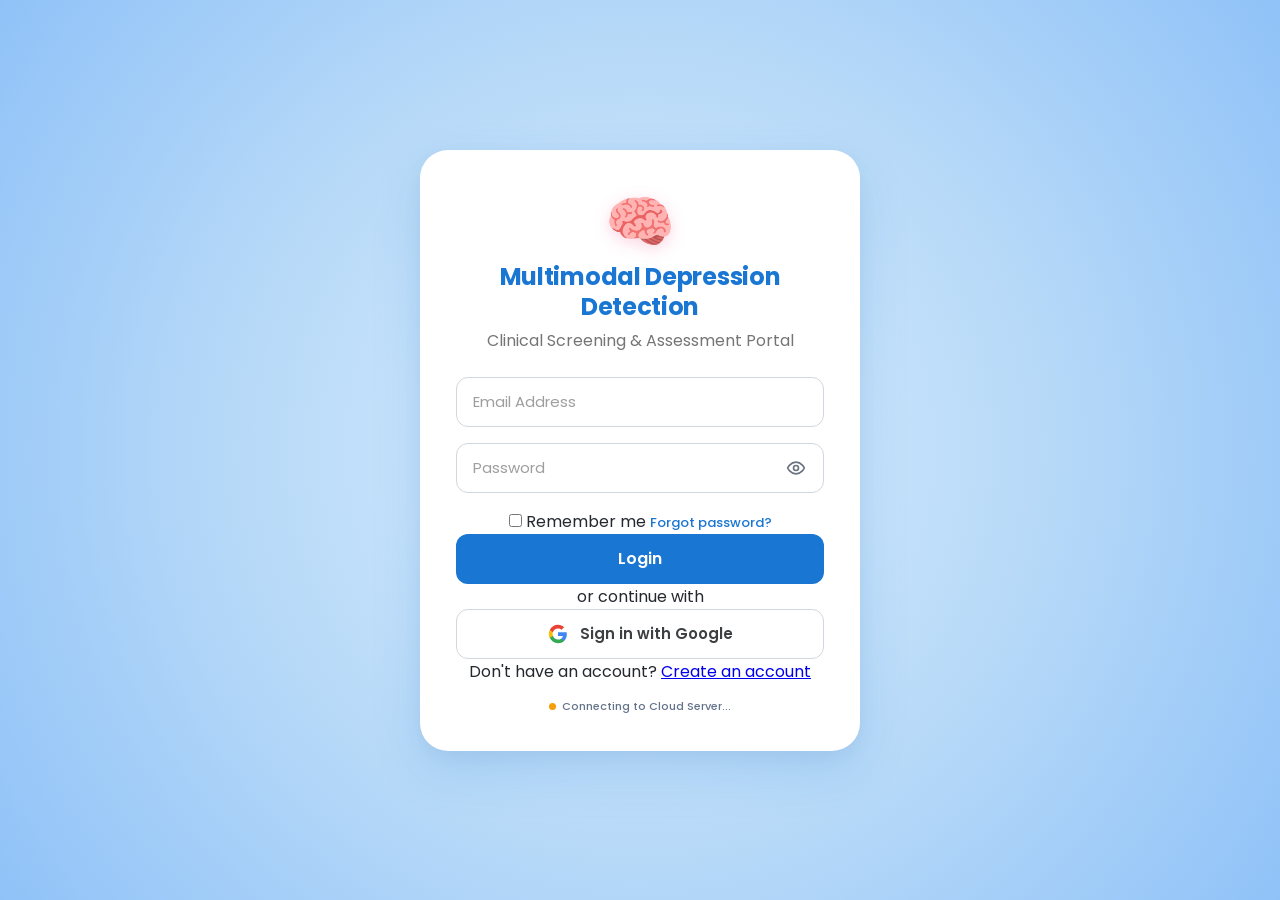
<file: frontend/login.html>
<!DOCTYPE html>
<html lang="en">
<head>
    <meta charset="UTF-8">
    <meta name="viewport" content="width=device-width, initial-scale=1.0">
    <title>Multimodal Depression Detection - Login</title>
    <link rel="stylesheet" href="login.css?v=login_v4">
    <link rel="preconnect" href="https://fonts.googleapis.com">
    <link rel="preconnect" href="https://fonts.gstatic.com" crossorigin>
    <link href="https://fonts.googleapis.com/css2?family=Poppins:wght@300;400;500;600;700&display=swap" rel="stylesheet">
    <script>
        // Redirect to dashboard if user is already logged in
        if (localStorage.getItem("access_token")) {
            window.location.replace("index.html");
        }
    </script>
</head>
<body>
    <div class="auth-container">
        <div class="auth-card">
            <!-- Brand Header -->
            <div class="brand-header">
                <div class="brain-icon">🧠</div>
                <h1 class="brand-title">Multimodal Depression<br>Detection</h1>
                <p class="brand-subtitle">Clinical Screening &amp; Assessment Portal</p>
            </div>

            <!-- Toast / Alert Notification Container -->
            <div id="toast" class="toast"></div>
            <div id="authAlert" class="auth-alert" style="display:none;"></div>

            <!-- Login Form -->
            <form id="loginForm" novalidate>
                <!-- Username / Email Field -->
                <div class="form-group">
                    <div class="input-wrapper">
                        <input
                            type="email"
                            id="loginIdentifier"
                            name="email"
                            class="input-field"
                            placeholder="Email Address"
                            autocomplete="email"
                            required>
                    </div>
                </div>

                <!-- Password Field with Show/Hide Toggle -->
                <div class="form-group">
                    <div class="input-wrapper has-toggle">
                        <input
                            type="password"
                            id="loginPassword"
                            name="password"
                            class="input-field"
                            placeholder="Password"
                            autocomplete="current-password"
                            required>
                        <button
                            type="button"
                            id="togglePasswordBtn"
                            class="password-toggle-btn"
                            aria-label="Show password"
                            title="Show password">
                            <svg class="eye-icon" xmlns="http://www.w3.org/2000/svg" width="20" height="20" viewBox="0 0 24 24" fill="none" stroke="currentColor" stroke-width="2" stroke-linecap="round" stroke-linejoin="round" aria-hidden="true">
                                <path d="M2 12s3-7 10-7 10 7 10 7-3 7-10 7-10-7-10-7Z"/>
                                <circle cx="12" cy="12" r="3"/>
                            </svg>
                        </button>
                    </div>
                </div>

                <!-- Form Utility Links -->
                <div class="form-utilities">
                    <label class="remember-label">
                        <input type="checkbox" id="rememberMe">
                        <span>Remember me</span>
                    </label>
                    <a href="javascript:void(0)" onclick="openResetModal()" class="forgot-link">Forgot password?</a>
                </div>

                <!-- Submit Button -->
                <button type="submit" id="submitLoginBtn" class="submit-btn primary-btn">
                    <span id="loginSpinner" class="spinner" style="display:none;"></span>
                    <span id="loginBtnText">Login</span>
                </button>
            </form>

            <!-- Social / Google Sign-in Divider -->
            <div class="divider">
                <span>or continue with</span>
            </div>

            <!-- Google OAuth Button -->
            <button type="button" id="googleLoginBtn" class="google-btn" onclick="handleGoogleLogin()">
                <svg class="google-icon" viewBox="0 0 24 24" width="20" height="20">
                    <path fill="#4285F4" d="M22.56 12.25c0-.78-.07-1.53-.2-2.25H12v4.26h5.92c-.26 1.37-1.04 2.53-2.21 3.31v2.77h3.57c2.08-1.92 3.28-4.74 3.28-8.09z"/>
                    <path fill="#34A853" d="M12 23c2.97 0 5.46-.98 7.28-2.66l-3.57-2.77c-.98.66-2.23 1.06-3.71 1.06-2.86 0-5.29-1.93-6.16-4.53H2.18v2.84C3.99 20.53 7.7 23 12 23z"/>
                    <path fill="#FBBC05" d="M5.84 14.09c-.22-.66-.35-1.36-.35-2.09s.13-1.43.35-2.09V7.06H2.18C1.43 8.55 1 10.22 1 12s.43 3.45 1.18 4.94l2.85-2.22.81-.63z"/>
                    <path fill="#EA4335" d="M12 5.38c1.62 0 3.06.56 4.21 1.64l3.15-3.15C17.45 2.09 14.97 1 12 1 7.7 1 3.99 3.47 2.18 7.06l3.66 2.84c.87-2.6 3.3-4.52 6.16-4.52z"/>
                </svg>
                <span>Sign in with Google</span>
            </button>

            <!-- Card Footer Switch to Register -->
            <div class="auth-footer">
                <span>Don't have an account? </span>
                <a href="register.html" class="auth-link">Create an account</a>
            </div>

            <!-- Server Connectivity Indicator -->
            <div id="backendStatusChip" class="backend-status-chip" style="display:flex; align-items:center; justify-content:center; gap:6px; margin-top:14px; font-size:11px; color:#64748b; font-weight:500;">
                <span id="backendStatusDot" style="display:inline-block; width:7px; height:7px; border-radius:50%; background:#10b981;"></span>
                <span id="backendStatusText">Connecting to backend...</span>
            </div>
        </div>
    </div>

    <!-- Password Reset Modal -->
    <div id="resetModal" class="modal-overlay" style="display:none;">
        <div class="modal-card">
            <div class="modal-header">
                <h3>Reset Password</h3>
                <button type="button" class="close-btn" onclick="closeResetModal()">&times;</button>
            </div>
            <div id="resetAlert" class="auth-alert" style="display:none;"></div>
            <form id="resetRequestForm" onsubmit="return false;">
                <p class="modal-desc">Enter your registered email address and we'll send you instructions to reset your password.</p>
                <div class="form-group">
                    <input type="email" id="resetEmail" class="input-field" placeholder="Enter your email" required>
                </div>
                <div class="modal-actions">
                    <button type="button" class="btn-cancel" onclick="closeResetModal()">Cancel</button>
                    <button type="button" id="submitResetBtn" class="submit-btn primary-btn" onclick="handlePasswordResetRequest()">Send Reset Link</button>
                </div>
            </form>
        </div>
    </div>

    <script src="login.js?v=login_v5"></script>
    <script>
        // Synchronize alias selectors for seamless testing & automation
        document.addEventListener("DOMContentLoaded", () => {
            const ident = document.getElementById("loginIdentifier");
            const pass = document.getElementById("loginPassword");
            // Wire input aliases
            if (ident && !document.getElementById("username")) {
                ident.setAttribute("data-alias", "username");
            }
            if (pass && !document.getElementById("password")) {
                pass.setAttribute("data-alias", "password");
            }
        });
    </script>
</body>
</html>
</file>
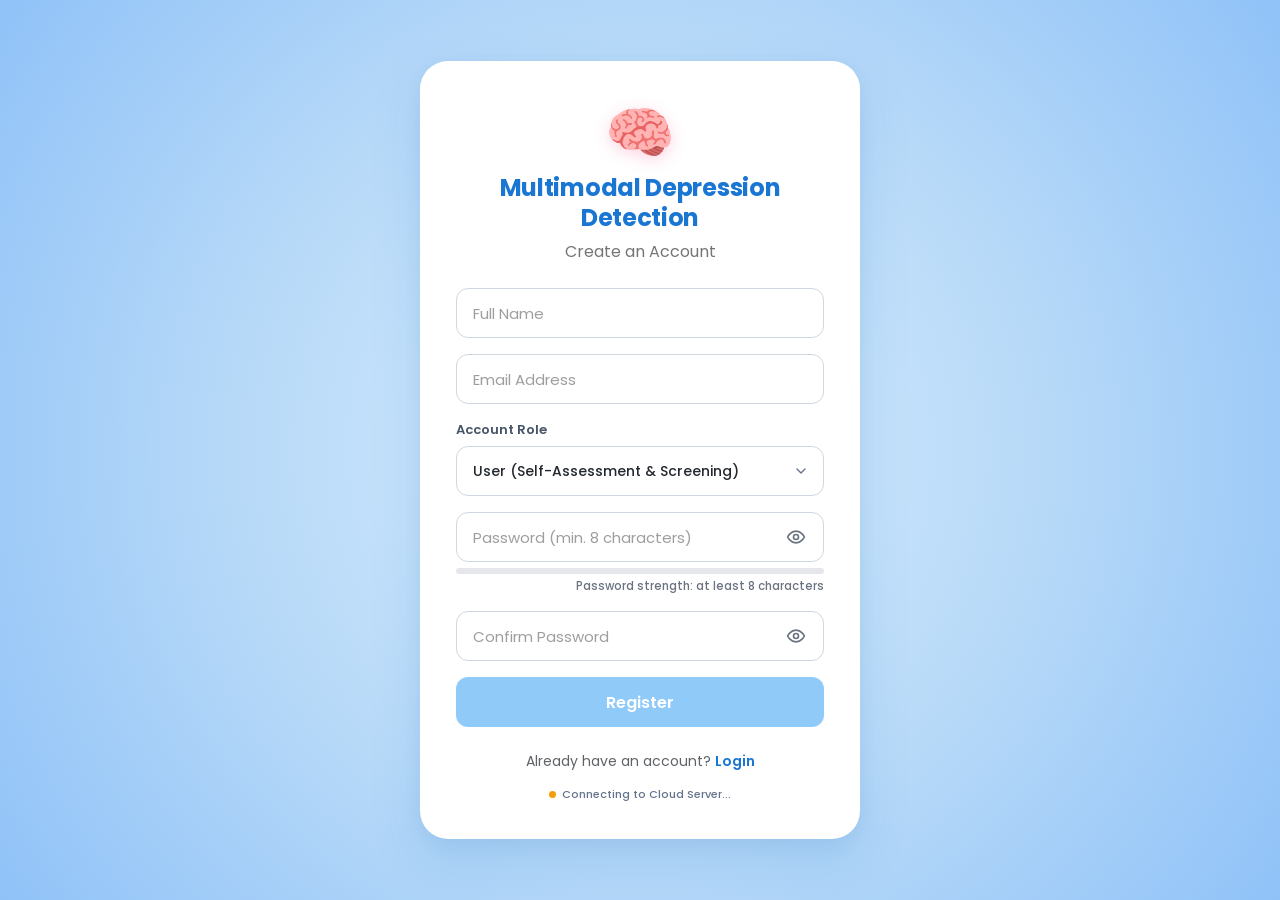
<file: frontend/register.html>
<!DOCTYPE html>
<html lang="en">
<head>
    <meta charset="UTF-8">
    <meta name="viewport" content="width=device-width, initial-scale=1.0">
    <title>Multimodal Depression Detection - Register</title>
    <link rel="stylesheet" href="login.css?v=reg_v2">
    <link rel="preconnect" href="https://fonts.googleapis.com">
    <link rel="preconnect" href="https://fonts.gstatic.com" crossorigin>
    <link href="https://fonts.googleapis.com/css2?family=Poppins:wght@300;400;500;600;700&display=swap" rel="stylesheet">
    <script>
        // Redirect to dashboard if user is already logged in
        if (localStorage.getItem("access_token")) {
            window.location.replace("index.html");
        }
    </script>
</head>
<body>
    <div class="auth-container">
        <div class="auth-card">
            <!-- Brand Header matching exact design -->
            <div class="brand-header">
                <div class="brain-icon">🧠</div>
                <h1 class="brand-title">Multimodal Depression<br>Detection</h1>
                <p class="brand-subtitle">Create an Account</p>
            </div>

            <!-- Error / Success Alert Notification -->
            <div id="authAlert" class="auth-alert" style="display:none;"></div>

            <!-- Registration Form -->
            <form id="registerForm" onsubmit="return false;" novalidate>
                <!-- 1. Full Name Field -->
                <div class="form-group">
                    <div class="input-wrapper">
                        <input
                            type="text"
                            id="regFullName"
                            name="name"
                            class="input-field"
                            placeholder="Full Name"
                            autocomplete="name"
                            required>
                    </div>
                    <div id="valFullName" class="field-validation-msg" style="display:none;"></div>
                </div>

                <!-- 2. Email Field (Email IS the username) -->
                <div class="form-group">
                    <div class="input-wrapper">
                        <input
                            type="email"
                            id="regEmail"
                            name="email"
                            class="input-field"
                            placeholder="Email Address"
                            autocomplete="email"
                            required>
                    </div>
                    <div id="valEmail" class="field-validation-msg" style="display:none;"></div>
                </div>

                <!-- 3. Account Role Selection Field -->
                <div class="form-group">
                    <label for="regRole" class="form-label" style="display:block; text-align:left; font-size:13px; font-weight:600; color:#475569; margin-bottom:6px;">
                        Account Role
                    </label>
                    <div class="input-wrapper">
                        <select id="regRole" name="role" class="input-field select-role-field" required>
                            <option value="User" selected>User (Self-Assessment &amp; Screening)</option>
                            <option value="Clinician">Clinician (Professional Review)</option>
                            <option value="Admin">Administrator (System Management)</option>
                        </select>
                    </div>
                </div>

                <!-- 3b. Role Access Code Field (Dynamic: for Clinician or Admin) -->
                <div id="roleCodeGroup" class="form-group" style="display:none;">
                    <label id="roleCodeLabel" for="regAccessCode" class="form-label" style="display:block; text-align:left; font-size:13px; font-weight:600; color:#475569; margin-bottom:6px;">
                        Access Code
                    </label>
                    <div class="input-wrapper">
                        <input
                            type="password"
                            id="regAccessCode"
                            name="access_code"
                            class="input-field"
                            placeholder="Enter access code"
                            autocomplete="off">
                    </div>
                    <div id="valAccessCode" class="field-validation-msg" style="display:none;"></div>
                    <!-- Clinician Admin Approval Notice Note -->
                    <div id="clinicianNotice" class="role-notice-box" style="display:none; margin-top:8px; font-size:12.5px; color:#92400e; background:#fef3c7; border:1px solid #fde68a; border-radius:10px; padding:10px 14px; text-align:left; line-height:1.45;">
                        <span>ℹ️</span> <span>Clinician access needs admin approval.</span>
                    </div>
                    <!-- Admin Notice Note -->
                    <div id="adminNotice" class="role-notice-box" style="display:none; margin-top:8px; font-size:12.5px; color:#1e3a8a; background:#eff6ff; border:1px solid #bfdbfe; border-radius:10px; padding:10px 14px; text-align:left; line-height:1.45;">
                        <span>🔒</span> <span>A valid admin registration code from the server environment is strictly required.</span>
                    </div>
                </div>

                <!-- 4. Password Field with Show/Hide Toggle & Strength Meter -->
                <div class="form-group">
                    <div class="input-wrapper has-toggle">
                        <input
                            type="password"
                            id="regPassword"
                            name="new-password"
                            class="input-field"
                            placeholder="Password (min. 8 characters)"
                            autocomplete="new-password"
                            required>
                        <button
                            type="button"
                            id="toggleRegPasswordBtn"
                            class="password-toggle-btn"
                            onclick="togglePasswordVisibility('regPassword', this)"
                            title="Show password"
                            aria-label="Show password">
                            <svg class="eye-icon" xmlns="http://www.w3.org/2000/svg" width="20" height="20" viewBox="0 0 24 24" fill="none" stroke="currentColor" stroke-width="2" stroke-linecap="round" stroke-linejoin="round" aria-hidden="true">
                                <path d="M2 12s3-7 10-7 10 7 10 7-3 7-10 7-10-7-10-7Z"/>
                                <circle cx="12" cy="12" r="3"/>
                            </svg>
                        </button>
                    </div>
                    <!-- Live Dynamic Strength Meter -->
                    <div class="strength-meter-box">
                        <div class="strength-bar-track">
                            <div id="strengthBarFill" class="strength-bar-fill"></div>
                        </div>
                        <span id="strengthLabel" class="strength-label-text">Password strength: at least 8 characters</span>
                    </div>
                    <div id="valPassword" class="field-validation-msg" style="display:none;"></div>
                </div>

                <!-- 5. Confirm Password Field with Show/Hide Toggle -->
                <div class="form-group">
                    <div class="input-wrapper has-toggle">
                        <input
                            type="password"
                            id="regConfirmPassword"
                            name="new-password"
                            class="input-field"
                            placeholder="Confirm Password"
                            autocomplete="new-password"
                            required>
                        <button
                            type="button"
                            id="toggleRegConfirmBtn"
                            class="password-toggle-btn"
                            onclick="togglePasswordVisibility('regConfirmPassword', this)"
                            title="Show password"
                            aria-label="Show password">
                            <svg class="eye-icon" xmlns="http://www.w3.org/2000/svg" width="20" height="20" viewBox="0 0 24 24" fill="none" stroke="currentColor" stroke-width="2" stroke-linecap="round" stroke-linejoin="round" aria-hidden="true">
                                <path d="M2 12s3-7 10-7 10 7 10 7-3 7-10 7-10-7-10-7Z"/>
                                <circle cx="12" cy="12" r="3"/>
                            </svg>
                        </button>
                    </div>
                    <div id="valConfirmPassword" class="field-validation-msg" style="display:none;"></div>
                </div>

                <!-- Register Button (Disabled until form is valid) with Loading State -->
                <button type="submit" id="submitRegisterBtn" class="primary-btn" disabled style="margin-top:8px;">
                    <span id="regSpinner" class="spinner" style="display:none;"></span>
                    <span id="regBtnText">Register</span>
                </button>

                <!-- Bottom Link Back to Login -->
                <p class="bottom-prompt">
                    Already have an account? <a href="login.html" id="loginLink">Login</a>
                </p>

                <!-- Server Connectivity Indicator -->
                <div id="backendStatusChip" class="backend-status-chip" style="display:flex; align-items:center; justify-content:center; gap:6px; margin-top:14px; font-size:11px; color:#64748b; font-weight:500;">
                    <span id="backendStatusDot" style="display:inline-block; width:7px; height:7px; border-radius:50%; background:#10b981;"></span>
                    <span id="backendStatusText">Connecting to backend...</span>
                </div>
            </form>
        </div>
    </div>

    <script src="login.js?v=reg_v4"></script>
</body>
</html>
</file>
<file: frontend/login.css>
/* =====================================================================
   MindScan Authentication Styles
   Clean, Friendly Clinical Design:
   - Soft Blue Gradient Background
   - Crisp White Rounded Card
   - Vibrant Blue Actions (#1976d2)
   ===================================================================== */

@import url('https://fonts.googleapis.com/css2?family=Poppins:wght@300;400;500;600;700&display=swap');

:root {
    --primary-blue: #1976d2;
    --primary-hover: #1565c0;
    --primary-light: #e3f2fd;
    --primary-focus: rgba(25, 118, 210, 0.18);
    --text-primary: #24292f;
    --text-secondary: #757575;
    --border-color: #d0d7de;
    --border-hover: #8da2b5;
    --card-bg: #ffffff;
    --error-bg: #fde8e8;
    --error-text: #c81e1e;
    --error-border: #f8b4b4;
    --success-bg: #def7ec;
    --success-text: #03543f;
    --success-border: #bcf0da;
}

* {
    margin: 0;
    padding: 0;
    box-sizing: border-box;
    font-family: 'Poppins', -apple-system, BlinkMacSystemFont, 'Segoe UI', Roboto, sans-serif;
}

body {
    min-height: 100vh;
    display: flex;
    justify-content: center;
    align-items: center;
    background: radial-gradient(circle at 50% 50%, #d8ecfe 0%, #b8daf8 50%, #90c2f8 100%);
    padding: 24px 16px;
    color: var(--text-primary);
}

.auth-container {
    width: 100%;
    max-width: 440px;
}

.auth-card {
    background: var(--card-bg);
    border-radius: 28px;
    box-shadow: 0 20px 50px rgba(25, 118, 210, 0.16), 0 6px 20px rgba(0, 0, 0, 0.04);
    padding: 44px 36px 36px;
    text-align: center;
    width: 100%;
    box-sizing: border-box;
    animation: fadeInCard 0.4s ease-out;
}

@keyframes fadeInCard {
    from {
        opacity: 0;
        transform: translateY(16px);
    }
    to {
        opacity: 1;
        transform: translateY(0);
    }
}

/* Header & Brand */
.brand-header {
    margin-bottom: 24px;
}

.brain-icon {
    font-size: 56px;
    line-height: 1;
    margin-bottom: 12px;
    display: inline-block;
    filter: drop-shadow(0 4px 8px rgba(233, 30, 99, 0.18));
}

.brand-title {
    color: var(--primary-blue);
    font-size: 24px;
    font-weight: 700;
    line-height: 1.25;
    margin-bottom: 6px;
    letter-spacing: -0.3px;
}

.brand-subtitle {
    color: var(--text-secondary);
    font-size: 16px;
    font-weight: 400;
    margin: 0;
}

/* Alert Notification Banner */
.auth-alert {
    border-radius: 12px;
    padding: 12px 14px;
    font-size: 13.5px;
    font-weight: 500;
    margin-bottom: 18px;
    text-align: left;
    display: flex;
    align-items: center;
    gap: 8px;
    line-height: 1.4;
    animation: slideDown 0.25s ease-out;
}

@keyframes slideDown {
    from { opacity: 0; transform: translateY(-6px); }
    to { opacity: 1; transform: translateY(0); }
}

.auth-alert.error {
    background: var(--error-bg);
    color: var(--error-text);
    border: 1px solid var(--error-border);
}

.auth-alert.success {
    background: var(--success-bg);
    color: var(--success-text);
    border: 1px solid var(--success-border);
}

/* Form Groups */
.form-group {
    margin-bottom: 16px;
    text-align: left;
    width: 100%;
}

.form-label {
    display: block;
    font-size: 13px;
    font-weight: 600;
    color: #4b5563;
    margin-bottom: 6px;
}

.input-wrapper {
    position: relative;
    width: 100%;
}

.input-field {
    width: 100%;
    height: 50px;
    border: 1.5px solid var(--border-color);
    border-radius: 12px;
    padding: 0 16px;
    font-size: 15px;
    color: var(--text-primary);
    background: #ffffff;
    box-sizing: border-box;
    transition: border-color 0.2s, box-shadow 0.2s;
}

.input-field::placeholder {
    color: #9e9e9e;
    font-size: 15px;
    font-weight: 400;
}

.input-field:focus {
    border-color: var(--primary-blue);
    outline: none;
    box-shadow: 0 0 0 3px var(--primary-focus);
}

.input-wrapper.has-toggle .input-field {
    padding-right: 48px;
}

/* Disable native Edge / IE / WebKit password reveal & clear decorations */
input::-ms-reveal,
input::-ms-clear {
    display: none !important;
    width: 0 !important;
    height: 0 !important;
    pointer-events: none !important;
}

input::-webkit-credentials-auto-fill-button,
input::-webkit-contacts-auto-fill-button {
    visibility: hidden !important;
    pointer-events: none !important;
    position: absolute !important;
    right: 0 !important;
}

/* Show / Hide Password Toggle Button */
.password-toggle-btn {
    position: absolute;
    right: 12px;
    top: 50%;
    transform: translateY(-50%);
    z-index: 10;
    background: transparent;
    border: none;
    color: #6b7280;
    cursor: pointer;
    padding: 6px;
    display: inline-flex;
    align-items: center;
    justify-content: center;
    border-radius: 6px;
    transition: color 0.2s, background-color 0.2s;
    user-select: none;
    -webkit-user-select: none;
}

.password-toggle-btn svg {
    width: 20px;
    height: 20px;
    stroke: currentColor;
    stroke-width: 2;
    fill: none;
    display: block;
    pointer-events: none;
}

.password-toggle-btn:hover {
    color: #111827;
    background-color: #f3f4f6;
}

.password-toggle-btn:focus-visible {
    outline: 2px solid #2563eb;
    outline-offset: 2px;
}

/* Forgot Password Row */
.forgot-row {
    display: flex;
    justify-content: flex-end;
    margin-top: -4px;
    margin-bottom: 18px;
}

.forgot-link {
    color: var(--primary-blue);
    font-size: 13px;
    font-weight: 500;
    text-decoration: none;
    transition: text-decoration 0.2s, color 0.2s;
}

.forgot-link:hover {
    color: var(--primary-hover);
    text-decoration: underline;
}

/* Primary Action Button (Blue Login / Register) */
.primary-btn {
    width: 100%;
    height: 50px;
    background: var(--primary-blue);
    color: #ffffff;
    border: none;
    border-radius: 12px;
    font-size: 16px;
    font-weight: 600;
    cursor: pointer;
    display: flex;
    align-items: center;
    justify-content: center;
    gap: 8px;
    transition: background-color 0.2s, transform 0.1s, box-shadow 0.2s;
    box-sizing: border-box;
}

.primary-btn:hover {
    background: var(--primary-hover);
    box-shadow: 0 6px 16px rgba(25, 118, 210, 0.28);
}

.primary-btn:active {
    transform: scale(0.99);
}

.primary-btn:disabled {
    background: #90caf9;
    cursor: not-allowed;
    box-shadow: none;
}

/* Loading Spinner */
.spinner {
    width: 18px;
    height: 18px;
    border: 2.5px solid rgba(255, 255, 255, 0.35);
    border-top-color: #ffffff;
    border-radius: 50%;
    animation: spin 0.7s linear infinite;
}

@keyframes spin {
    to { transform: rotate(360deg); }
}

/* Or Divider */
.or-divider {
    display: flex;
    align-items: center;
    width: 100%;
    margin: 18px 0;
    color: #757575;
    font-size: 13px;
    font-weight: 400;
}

.or-divider::before,
.or-divider::after {
    content: "";
    flex: 1;
    height: 1px;
    background: #e0e0e0;
}

.or-divider span {
    padding: 0 14px;
}

/* Google Sign-in Button */
.google-btn {
    width: 100%;
    height: 50px;
    background: #ffffff;
    border: 1.5px solid var(--border-color);
    border-radius: 12px;
    color: #3c4043;
    font-size: 15px;
    font-weight: 600;
    display: flex;
    align-items: center;
    justify-content: center;
    gap: 12px;
    cursor: pointer;
    transition: background 0.2s, border-color 0.2s, box-shadow 0.2s;
    box-sizing: border-box;
}

.google-btn:hover {
    background: #f8fafd;
    border-color: #b0c4de;
    box-shadow: 0 3px 10px rgba(0, 0, 0, 0.05);
}

.google-icon {
    width: 20px;
    height: 20px;
    flex-shrink: 0;
}

/* Bottom Navigation Prompt */
.bottom-prompt {
    margin-top: 24px;
    margin-bottom: 0;
    color: #5f6368;
    font-size: 14px;
}

.bottom-prompt a {
    color: var(--primary-blue);
    font-weight: 600;
    text-decoration: none;
    transition: text-decoration 0.2s, color 0.2s;
}

.bottom-prompt a:hover {
    color: var(--primary-hover);
    text-decoration: underline;
}

/* Password Strength Meter */
.strength-meter-box {
    margin-top: 6px;
    margin-bottom: 8px;
}

.strength-bar-track {
    width: 100%;
    height: 6px;
    background: #e5e7eb;
    border-radius: 4px;
    overflow: hidden;
}

.strength-bar-fill {
    height: 100%;
    width: 0%;
    border-radius: 4px;
    transition: width 0.3s ease, background-color 0.3s ease;
}

.strength-label-text {
    font-size: 11.5px;
    font-weight: 500;
    color: #6b7280;
    margin-top: 4px;
    display: block;
    text-align: right;
}

/* Strength Colors */
.strength-weak { width: 25%; background: #ef4444; }
.strength-fair { width: 50%; background: #f59e0b; }
.strength-good { width: 75%; background: #3b82f6; }
.strength-strong { width: 100%; background: #10b981; }

/* Modal Backdrop & Popup (Forgot Password) */
.modal-backdrop {
    position: fixed;
    top: 0;
    left: 0;
    right: 0;
    bottom: 0;
    background: rgba(15, 23, 42, 0.55);
    backdrop-filter: blur(4px);
    display: flex;
    justify-content: center;
    align-items: center;
    z-index: 1000;
    padding: 20px;
    animation: fadeInModal 0.2s ease-out;
}

@keyframes fadeInModal {
    from { opacity: 0; }
    to { opacity: 1; }
}

.modal-card {
    background: #ffffff;
    border-radius: 24px;
    box-shadow: 0 25px 60px rgba(0, 0, 0, 0.2);
    width: 100%;
    max-width: 420px;
    padding: 34px 28px;
    text-align: center;
    position: relative;
}

.modal-title {
    color: var(--primary-blue);
    font-size: 20px;
    font-weight: 700;
    margin-bottom: 8px;
}

.modal-desc {
    color: var(--text-secondary);
    font-size: 13.5px;
    margin-bottom: 20px;
    line-height: 1.5;
}

.modal-close-btn {
    position: absolute;
    top: 18px;
    right: 20px;
    background: none;
    border: none;
    font-size: 22px;
    color: #9e9e9e;
    cursor: pointer;
    line-height: 1;
}

.modal-close-btn:hover {
    color: #212121;
}

/* Custom Select Field Styling */
select.input-field,
select.select-role-field {
    width: 100% !important;
    height: 50px !important;
    border: 1.5px solid var(--border-color) !important;
    border-radius: 12px !important;
    padding: 0 42px 0 16px !important;
    font-size: 14px !important;
    font-weight: 500 !important;
    color: var(--text-primary) !important;
    background-color: #ffffff !important;
    background-image: url("data:image/svg+xml;charset=UTF-8,%3csvg xmlns='http://www.w3.org/2000/svg' viewBox='0 0 24 24' fill='none' stroke='%2364748b' stroke-width='2' stroke-linecap='round' stroke-linejoin='round'%3e%3cpolyline points='6 9 12 15 18 9'%3e%3c/polyline%3e%3c/svg%3e") !important;
    background-repeat: no-repeat !important;
    background-position: right 14px center !important;
    background-size: 16px !important;
    cursor: pointer !important;
    appearance: none !important;
    -webkit-appearance: none !important;
    -moz-appearance: none !important;
    box-sizing: border-box !important;
    transition: border-color 0.2s, box-shadow 0.2s !important;
}

select.input-field:focus,
select.select-role-field:focus {
    border-color: var(--primary-blue) !important;
    outline: none !important;
    box-shadow: 0 0 0 3px var(--primary-focus) !important;
}

/* Plain-Language Field Validation Messages */
.field-validation-msg {
    font-size: 12.5px;
    margin-top: 5px;
    text-align: left;
    display: flex;
    align-items: center;
    gap: 5px;
    line-height: 1.4;
    padding-left: 2px;
}

.field-validation-msg.error {
    color: #dc2626;
}

.field-validation-msg.success {
    color: #16a34a;
}

.field-validation-msg a {
    color: var(--primary-blue);
    font-weight: 600;
    text-decoration: underline;
    margin-left: 2px;
}

.role-notice-box {
    animation: fadeInModal 0.2s ease-out;
}
</file>
